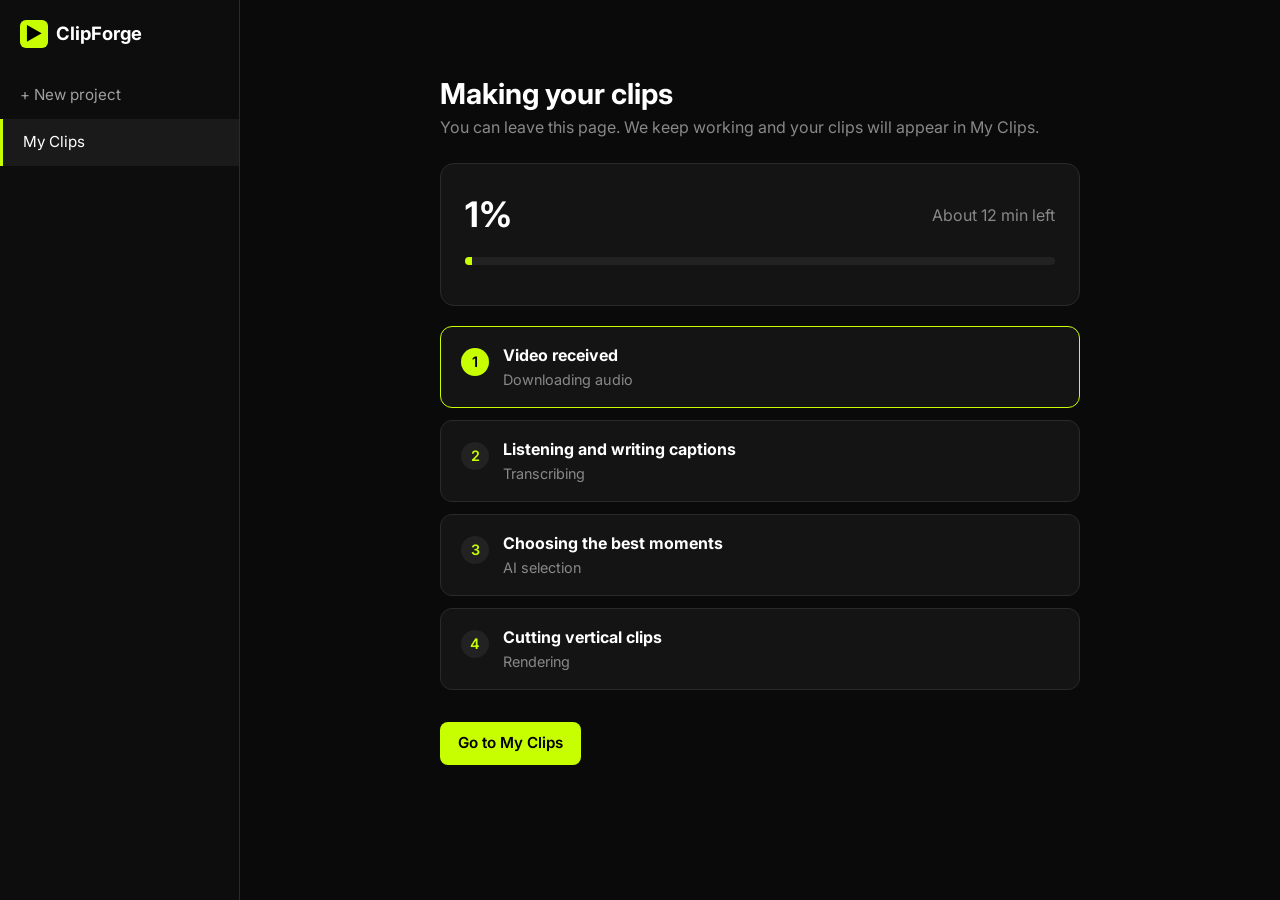
<file: templates/processing.html>
<!DOCTYPE html>
<html lang="en">
<head>
  <meta charset="UTF-8">
  <meta name="viewport" content="width=device-width, initial-scale=1.0">
  <title>Making your clips · ClipForge</title>
  <link rel="stylesheet" href="/static/style.css">
  <style>
    .progress-wrap { max-width: 640px; margin: 40px auto; }
    .progress-bar { height: 8px; background: #222; border-radius: 4px; overflow: hidden; margin: 16px 0; }
    .progress-fill { height: 100%; background: var(--lime); width: 0%; transition: width 0.4s; }
    .step { background: #141414; border: 1px solid #2a2a2a; border-radius: 12px; padding: 16px 20px; margin-bottom: 12px; display: flex; align-items: center; gap: 14px; }
    .step.active { border-color: var(--lime); }
    .step-num { width: 28px; height: 28px; border-radius: 50%; background: #222; display: flex; align-items: center; justify-content: center; font-weight: 600; }
    .step.active .step-num { background: var(--lime); color: #000; }
  </style>
</head>
<body>
  <div class="dash-layout">
    <aside class="sidebar">
      <div class="sidebar-logo"><div class="logo"><div class="logo-icon">▶</div> ClipForge</div></div>
      <nav class="side-nav">
        <a href="/dashboard">+ New project</a>
        <a href="/clips" class="active">My Clips</a>
      </nav>
    </aside>
    <main class="main-content">
      <div class="progress-wrap">
        <h1 style="font-size:1.8rem;">Making your clips</h1>
        <p style="color:#888;margin-bottom:24px;">You can leave this page. We keep working and your clips will appear in My Clips.</p>

        <div style="background:#141414;border:1px solid #2a2a2a;border-radius:14px;padding:24px;margin-bottom:20px;">
          <div style="display:flex;justify-content:space-between;align-items:center;">
            <span id="percent" style="font-size:2.2rem;font-weight:700;">0%</span>
            <span id="eta" style="color:#888;">Starting...</span>
          </div>
          <div class="progress-bar"><div class="progress-fill" id="bar"></div></div>
        </div>

        <div class="step active" id="s1"><div class="step-num">1</div><div><strong>Video received</strong><br><span style="color:#888;font-size:0.9rem;">Downloading audio</span></div></div>
        <div class="step" id="s2"><div class="step-num">2</div><div><strong>Listening and writing captions</strong><br><span style="color:#888;font-size:0.9rem;">Transcribing</span></div></div>
        <div class="step" id="s3"><div class="step-num">3</div><div><strong>Choosing the best moments</strong><br><span style="color:#888;font-size:0.9rem;">AI selection</span></div></div>
        <div class="step" id="s4"><div class="step-num">4</div><div><strong>Cutting vertical clips</strong><br><span style="color:#888;font-size:0.9rem;">Rendering</span></div></div>

        <a href="/clips" class="btn-lime" style="margin-top:20px;display:inline-block;">Go to My Clips</a>
      </div>
    </main>
  </div>
  <script>
    let p = 0;
    const stages = [15, 45, 70, 100];
    let stage = 0;
    const timer = setInterval(() => {
      p += Math.random() * 4 + 1;
      if (p > stages[stage]) stage++;
      if (p >= 100) { p = 100; clearInterval(timer); document.getElementById('eta').textContent = 'Done'; }
      document.getElementById('percent').textContent = Math.floor(p) + '%';
      document.getElementById('bar').style.width = p + '%';
      document.getElementById('eta').textContent = p < 100 ? 'About ' + Math.max(1, Math.floor((100-p)/8)) + ' min left' : 'Done';
      for (let i = 1; i <= 4; i++) {
        const el = document.getElementById('s'+i);
        el.classList.toggle('active', i === stage+1);
      }
    }, 800);
  </script>
</body>
</html>
</file>
<file: static/style.css>
@import url('https://fonts.googleapis.com/css2?family=Inter:wght@400;500;600;700;800&display=swap');

:root {
  --bg: #0a0a0a;
  --surface: #141414;
  --surface-2: #1c1c1c;
  --border: #2a2a2a;
  --text: #ffffff;
  --muted: #a0a0a0;
  --lime: #c8ff00;
  --lime-dark: #a8d600;
  --radius: 12px;
}

* { box-sizing: border-box; margin: 0; padding: 0; }
body {
  font-family: 'Inter', system-ui, sans-serif;
  background: var(--bg);
  color: var(--text);
  line-height: 1.5;
}

.container { max-width: 1120px; margin: 0 auto; padding: 0 24px; }

/* Nav */
.nav {
  border-bottom: 1px solid var(--border);
  background: rgba(10,10,10,0.85);
  backdrop-filter: blur(12px);
  position: sticky;
  top: 0;
  z-index: 50;
}
.nav-inner {
  max-width: 1200px;
  margin: 0 auto;
  padding: 14px 24px;
  display: flex;
  justify-content: space-between;
  align-items: center;
}
.logo {
  display: flex;
  align-items: center;
  gap: 8px;
  font-weight: 700;
  font-size: 1.15rem;
}
.logo-icon {
  width: 28px;
  height: 28px;
  background: var(--lime);
  border-radius: 6px;
  display: flex;
  align-items: center;
  justify-content: center;
  color: #000;
  font-weight: 800;
}
.nav-links { display: flex; gap: 28px; align-items: center; }
.nav-links a { color: var(--muted); text-decoration: none; font-size: 0.95rem; }
.nav-links a:hover { color: white; }

.btn-lime, .btn-outline, .btn-dark {
  display: inline-flex;
  align-items: center;
  justify-content: center;
  padding: 10px 18px;
  border-radius: 8px;
  font-weight: 600;
  text-decoration: none;
  border: none;
  cursor: pointer;
  font-size: 0.95rem;
  transition: 0.15s;
}
.btn-lime { background: var(--lime); color: #000; }
.btn-lime:hover { background: var(--lime-dark); }
.btn-outline { background: transparent; color: white; border: 1px solid var(--border); }
.btn-outline:hover { border-color: #555; }
.btn-dark { background: #222; color: white; }
.btn-large { padding: 14px 24px; font-size: 1rem; }

/* Hero */
.hero {
  padding: 90px 0 70px;
  display: grid;
  grid-template-columns: 1.1fr 0.9fr;
  gap: 60px;
  align-items: center;
}
.badge {
  display: inline-flex;
  align-items: center;
  gap: 8px;
  background: #1a1a1a;
  border: 1px solid #333;
  padding: 6px 14px;
  border-radius: 999px;
  font-size: 0.85rem;
  color: var(--muted);
  margin-bottom: 20px;
}
.badge-dot { width: 8px; height: 8px; background: var(--lime); border-radius: 50%; }
.hero h1 {
  font-size: 3.4rem;
  font-weight: 800;
  line-height: 1.05;
  letter-spacing: -1.5px;
  margin-bottom: 16px;
}
.hero p { font-size: 1.1rem; color: var(--muted); max-width: 480px; margin-bottom: 28px; }
.hero-actions { display: flex; gap: 12px; margin-bottom: 16px; }
.small-note { font-size: 0.85rem; color: #666; }

/* Clip preview card */
.preview-card {
  background: #111;
  border: 1px solid #2a2a2a;
  border-radius: 16px;
  padding: 16px;
}
.preview-header {
  display: flex;
  justify-content: space-between;
  align-items: center;
  margin-bottom: 14px;
  font-size: 0.85rem;
}
.lang-pill {
  background: #222;
  padding: 4px 10px;
  border-radius: 6px;
  font-size: 0.8rem;
}
.clips-row { display: grid; grid-template-columns: 1fr 1fr 1fr; gap: 10px; }
.clip-thumb {
  background: #1a1a1a;
  border-radius: 10px;
  aspect-ratio: 9/16;
  display: flex;
  flex-direction: column;
  align-items: center;
  justify-content: flex-end;
  padding: 12px;
  position: relative;
  overflow: hidden;
}
.play-btn {
  position: absolute;
  top: 50%;
  left: 50%;
  transform: translate(-50%, -60%);
  width: 36px;
  height: 36px;
  background: rgba(255,255,255,0.15);
  border-radius: 50%;
  display: flex;
  align-items: center;
  justify-content: center;
}
.clip-title {
  font-size: 0.75rem;
  font-weight: 700;
  text-align: center;
  line-height: 1.2;
  color: var(--lime);
}

/* Sections */
.section { padding: 80px 0; border-top: 1px solid var(--border); }
.section h2 { font-size: 2.2rem; font-weight: 700; margin-bottom: 8px; }
.section-sub { color: var(--muted); margin-bottom: 40px; }
.steps { display: grid; grid-template-columns: repeat(3, 1fr); gap: 16px; }
.step-card {
  background: var(--surface);
  border: 1px solid var(--border);
  border-radius: 14px;
  padding: 24px;
}
.step-num { color: var(--lime); font-weight: 700; font-size: 0.9rem; margin-bottom: 10px; }

/* Pricing */
.pricing-grid {
  display: grid;
  grid-template-columns: repeat(3, 1fr);
  gap: 16px;
  margin-bottom: 16px;
}
.price-card {
  background: var(--surface);
  border: 1px solid var(--border);
  border-radius: 16px;
  padding: 28px 24px;
}
.price-card.featured {
  border-color: var(--lime);
  background: linear-gradient(180deg, #1a1a00 0%, #141414 100%);
}
.price-card h3 { font-size: 1.1rem; margin-bottom: 8px; }
.price { font-size: 2.4rem; font-weight: 800; }
.price span { font-size: 1rem; font-weight: 500; color: var(--muted); }
.price-card ul { list-style: none; margin: 20px 0; }
.price-card li { padding: 6px 0; color: #ccc; font-size: 0.95rem; }
.price-card li::before { content: "✓ "; color: var(--lime); }

/* Login split */
.login-page {
  display: grid;
  grid-template-columns: 1fr 1fr;
  min-height: 100vh;
}
.login-left {
  padding: 60px 80px;
  display: flex;
  flex-direction: column;
  justify-content: center;
}
.login-right {
  background: #0f0f0f;
  display: flex;
  align-items: center;
  justify-content: center;
  padding: 60px;
  border-left: 1px solid var(--border);
}
.login-form input {
  width: 100%;
  padding: 14px 16px;
  background: #1a1a1a;
  border: 1px solid #333;
  border-radius: 8px;
  color: white;
  font-size: 1rem;
  margin-bottom: 14px;
}
.tabs { display: flex; gap: 8px; margin-bottom: 24px; }
.tab { padding: 10px 20px; border-radius: 8px; cursor: pointer; }
.tab.active { background: var(--lime); color: #000; }

/* Dashboard sidebar */
.dash-layout {
  display: grid;
  grid-template-columns: 240px 1fr;
  min-height: 100vh;
}
.sidebar {
  background: #0d0d0d;
  border-right: 1px solid var(--border);
  padding: 20px 0;
}
.sidebar-logo { padding: 0 20px 24px; }
.side-nav a {
  display: flex;
  align-items: center;
  gap: 10px;
  padding: 12px 20px;
  color: var(--muted);
  text-decoration: none;
  font-size: 0.95rem;
}
.side-nav a.active, .side-nav a:hover {
  background: #1a1a1a;
  color: white;
}
.side-nav a.active { border-left: 3px solid var(--lime); }
.main-content { padding: 32px 40px; }
.drop-zone {
  border: 2px dashed #333;
  border-radius: 14px;
  padding: 60px;
  text-align: center;
  background: #111;
  margin: 20px 0;
}
.settings-grid { display: grid; grid-template-columns: 1fr 1fr; gap: 16px; }
.setting-box {
  background: var(--surface);
  border: 1px solid var(--border);
  border-radius: 12px;
  padding: 16px;
}

/* Admin */
.admin-card {
  background: var(--surface);
  border: 1px solid var(--border);
  border-radius: 14px;
  padding: 28px;
  margin-bottom: 20px;
}
.admin-card input, .admin-card textarea, .admin-card select {
  width: 100%;
  padding: 12px;
  background: #1a1a1a;
  border: 1px solid #333;
  border-radius: 8px;
  color: white;
  margin-top: 6px;
  margin-bottom: 16px;
}

@media (max-width: 900px) {
  .hero, .login-page, .dash-layout, .pricing-grid, .steps { grid-template-columns: 1fr; }
  .hero h1 { font-size: 2.4rem; }
  .login-right { display: none; }
}
</file>
